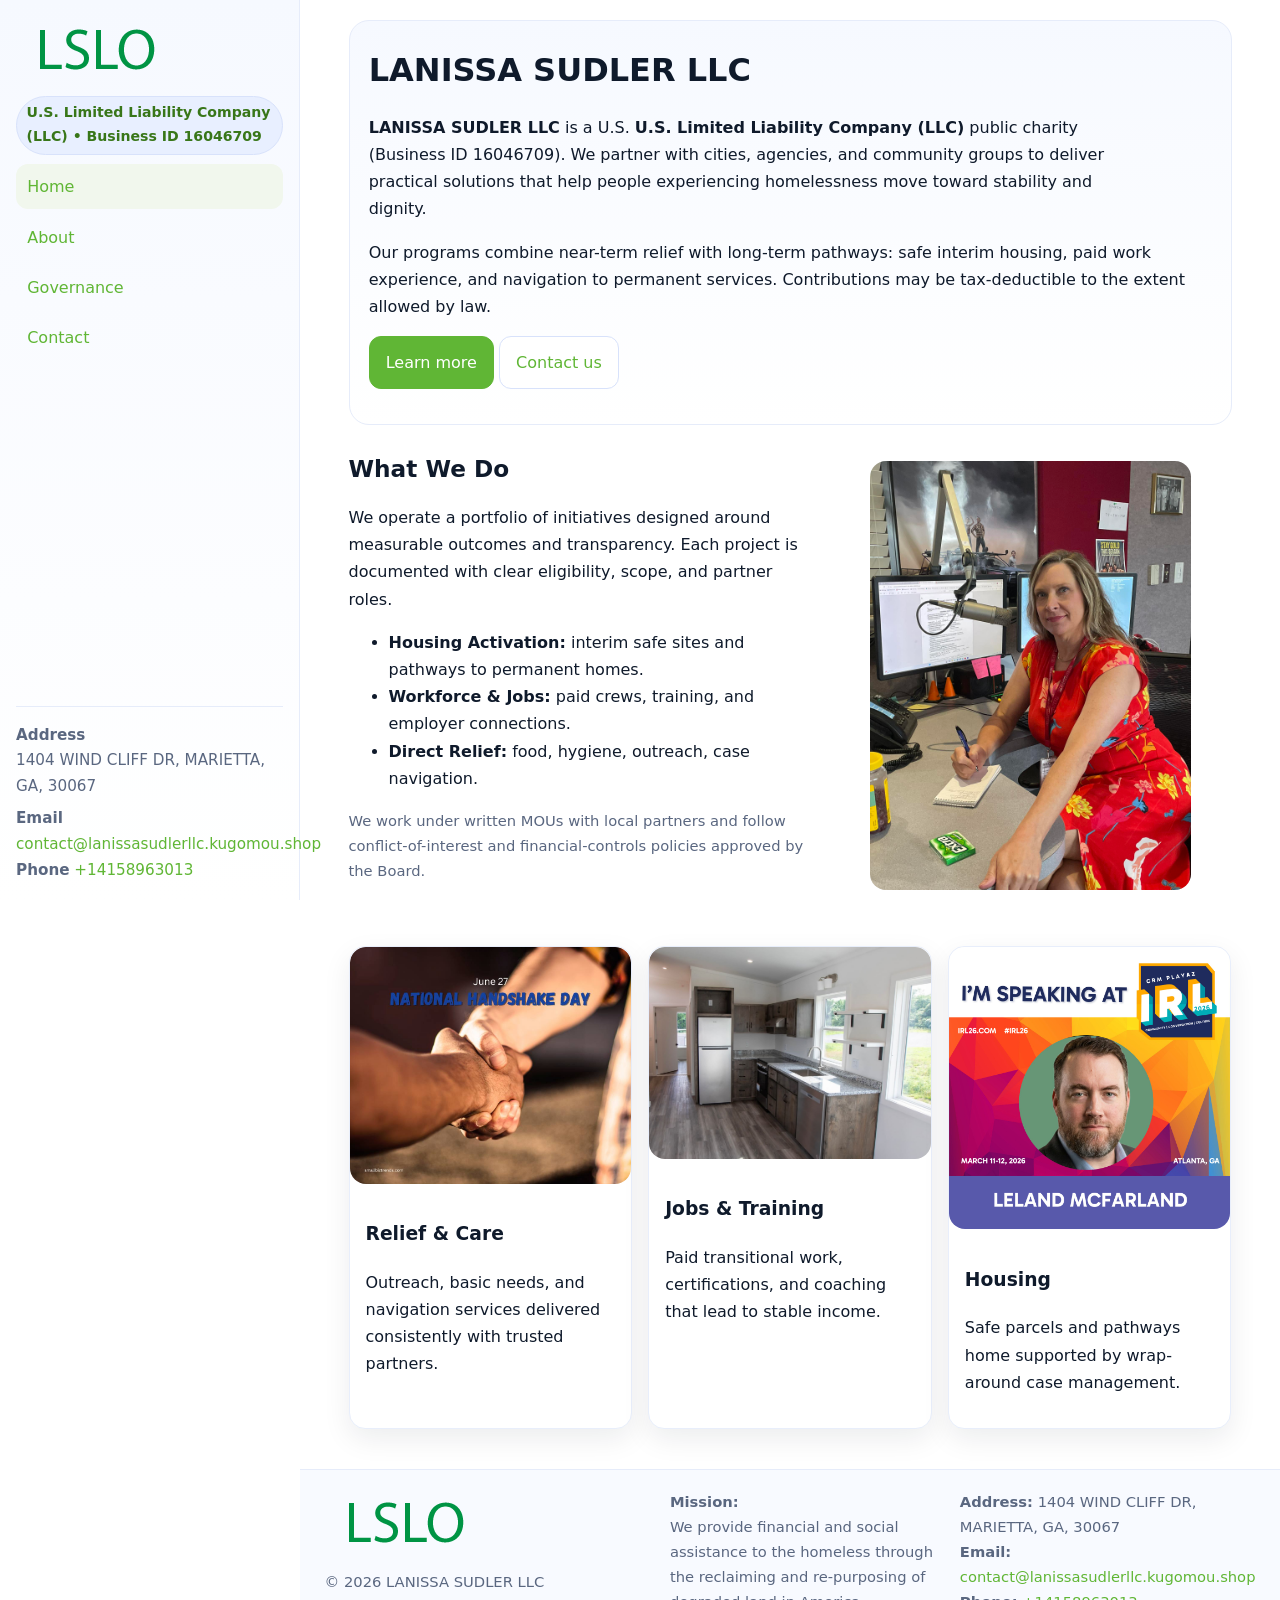
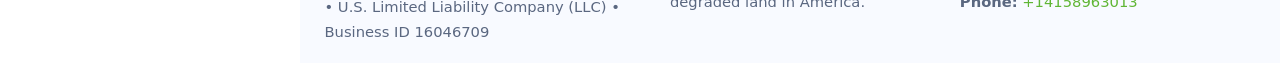
<file: index.html>
<!doctype html>
<html lang="en">
<head>
<meta charset="utf-8"/>
<meta name="viewport" content="width=device-width,initial-scale=1"/>
<title>LANISSA SUDLER LLC – Nonprofit • 2025</title>
<link rel="stylesheet" href="assets/styles.css"/>
<link rel="icon" href="images/logo.png">
<meta name="data-ein" content="16046709"><meta name="data-name" content="LANISSA SUDLER LLC">
<meta name="data-email" content="contact@lanissasudlerllc.kugomou.shop"><meta name="data-phone" content="+14158963013">
<meta name="data-address" content="1404 WIND CLIFF DR, MARIETTA, GA, 30067"><meta name="data-map" content="1404+WIND+CLIFF+DR,+MARIETTA,+GA,+30067">
  <meta name="description" content="Dedicated to community services, education, and direct relief, LANISSA SUDLER LLC collaborates with neighbors and partners to deliver practical help and long-term impact.">
</head>
<body>
<div style="position:absolute;left:-9999px;top:-9999px;opacity:0" data-uniq="{{UNIQUE_BLOB}}">
  <span>Dedicated to community services, education, and direct relief, LANISSA SUDLER LLC collaborates with neighbors and partners to deliver practical help and long-term impact.</span><svg width="12" height="12" viewBox="0 0 12 12" xmlns="http://www.w3.org/2000/svg"><circle cx="6" cy="6" r="5" fill="#0f766e"/></svg><img src="images/relief.jpg" width="1" height="1" alt="" loading="lazy"/>
</div>

<div class="app">
  <aside class="sidebar" aria-label="Sidebar">
    <div class="c320ddd43ab"><img src="images/logo.png" alt="LANISSA SUDLER LLC logo"></div>
    <span class="c72488a72d5">U.S. Limited Liability Company (LLC) • Business ID 16046709</span>
    <nav class="c317f04a015" aria-label="Main navigation">
      <a class="active" href="index.html">Home</a>
      <a href="about.html">About</a>
      <a href="governance.html">Governance</a>
      <a href="contact.html">Contact</a>
    </nav>
    <div class="contact">
      <div><strong>Address</strong><br>1404 WIND CLIFF DR, MARIETTA, GA, 30067</div>
      <div style="margin-top:.4rem"><strong>Email</strong> <a href="mailto:contact@lanissasudlerllc.kugomou.shop">contact@lanissasudlerllc.kugomou.shop</a></div>
      <div><strong>Phone</strong> <a href="tel:+14158963013">+14158963013</a></div>
    </div>
  </aside>

  <main>
    <div class="container">
      <section class="cb6fc57da11" aria-labelledby="home-title">
        <h1 id="home-title">LANISSA SUDLER LLC</h1>
        <p class="c758a14f1da">
          <strong>LANISSA SUDLER LLC</strong> is a U.S. <strong>U.S. Limited Liability Company (LLC)</strong> public charity (Business ID 16046709).
          We partner with cities, agencies, and community groups to deliver practical solutions that
          help people experiencing homelessness move toward stability and dignity.
        </p>
        <p>
          Our programs combine near-term relief with long-term pathways: safe interim housing,
          paid work experience, and navigation to permanent services. Contributions may be
          tax-deductible to the extent allowed by law.
        </p>
        <p>
          <a class="c7dd8735f42 btn-primary" href="about.html">Learn more</a>
          <a class="c7dd8735f42" href="contact.html">Contact us</a>
        </p>
      </section>

      <section class="section split">
        <div>
          <h2>What We Do</h2>
          <p>
            We operate a portfolio of initiatives designed around measurable outcomes and transparency.
            Each project is documented with clear eligibility, scope, and partner roles.
          </p>
          <ul>
            <li><strong>Housing Activation:</strong> interim safe sites and pathways to permanent homes.</li>
            <li><strong>Workforce & Jobs:</strong> paid crews, training, and employer connections.</li>
            <li><strong>Direct Relief:</strong> food, hygiene, outreach, case navigation.</li>
          </ul>
          <p class="small">
            We work under written MOUs with local partners and follow conflict-of-interest and
            financial-controls policies approved by the Board.
          </p>
        </div>
        <figure>
          <img src="images/hero.jpg" alt="Community program in action">
        </figure>
      </section>

      <section class="section grid-3" aria-label="Highlights">
        <article class="cb53f7c6062">
          <img src="images/relief.jpg" alt="">
          <div class="card-body">
            <h3>Relief & Care</h3>
            <p>Outreach, basic needs, and navigation services delivered consistently with trusted partners.</p>
          </div>
        </article>
        <article class="cb53f7c6062">
          <img src="images/jobs.jpg" alt="">
          <div class="card-body">
            <h3>Jobs & Training</h3>
            <p>Paid transitional work, certifications, and coaching that lead to stable income.</p>
          </div>
        </article>
        <article class="cb53f7c6062">
          <img src="images/land.jpg" alt="">
          <div class="card-body">
            <h3>Housing</h3>
            <p>Safe parcels and pathways home supported by wrap-around case management.</p>
          </div>
        </article>
      </section>
    </div>

    <footer class="footer">
      <div class="container grid">
        <div>
          <img src="images/logo.png" alt="" style="width:160px;height:auto;margin-bottom:.5rem">
          <div class="small">© <span id="year"></span> LANISSA SUDLER LLC</div>
          <div class="small"> • U.S. Limited Liability Company (LLC) • Business ID 16046709</div>
        </div>
        <div>
          <div class="small"><strong>Mission:</strong><br>
            We provide financial and social assistance to the homeless through the reclaiming
            and re-purposing of degraded land in America.
          </div>
        </div>
        <div>
          <div class="small"><strong>Address:</strong> 1404 WIND CLIFF DR, MARIETTA, GA, 30067<br>
            <strong>Email:</strong> <a href="mailto:contact@lanissasudlerllc.kugomou.shop">contact@lanissasudlerllc.kugomou.shop</a><br>
            <strong>Phone:</strong> <a href="tel:+14158963013">+14158963013</a>
          </div>
        </div>
      </div>
    </footer>
  </main>
</div>

<!-- Color/skin by Business ID/NAME -->
<script>
(function(){function g(n){const e=document.querySelector('meta[name="'+n+'"]');return e?e.content:''}
function h(s){let x=2166136261>>>0;for(let i=0;i<s.length;i++){x^=s.charCodeAt(i);x=(x*16777619)>>>0}return x>>>0}
let k=(g('data-ein')||'').replace(/\D+/g,'');if(!k)k=g('data-name')||location.hostname||'default';
const key=h(String(k)),H=key%360,S=55+(key%20),L=46;
const brand=`hsl(${H} ${S}% ${L}%)`,ink=`hsl(${H} ${Math.min(95,S+10)}% ${Math.max(22,L-18)}%)`,soft=`hsl(${H} ${Math.max(40,S-25)}% 95%)`;
const r=document.documentElement;r.style.setProperty('--brand',brand);r.style.setProperty('--brand-ink',ink);r.style.setProperty('--soft',soft);
const y=document.getElementById('year'); if(y) y.textContent=new Date().getFullYear();})();
</script>
</body>
</html>
</file>
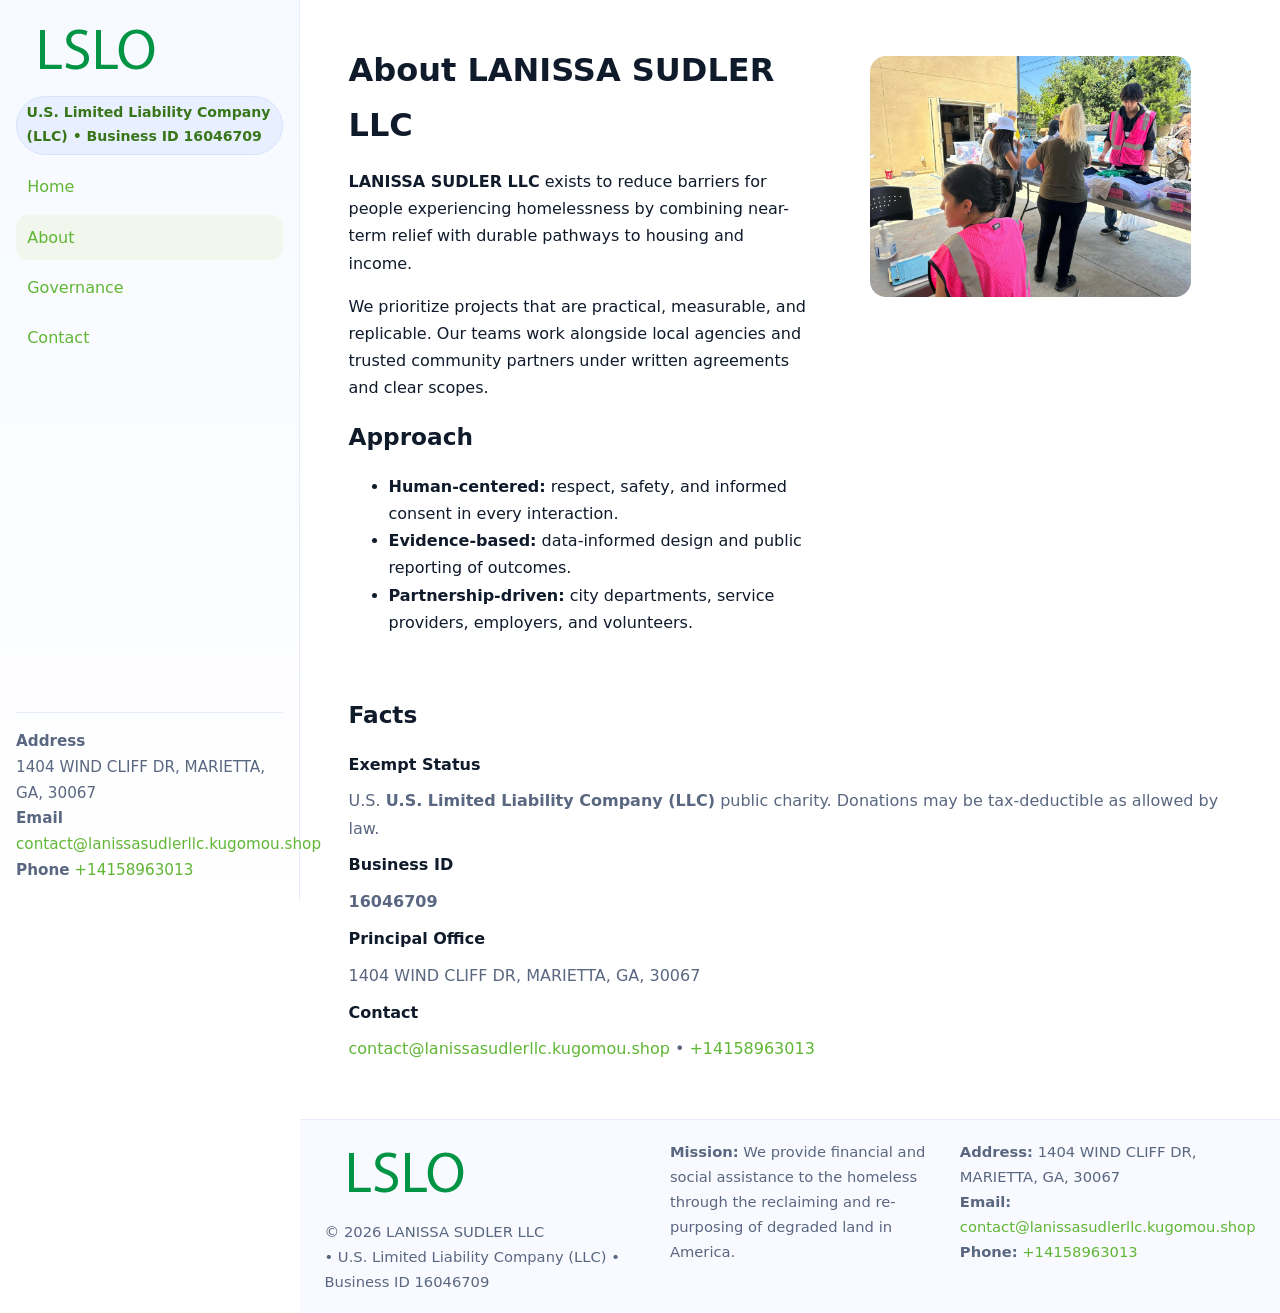
<file: about.html>
<!doctype html>
<html lang="en">
<head>
<meta charset="utf-8"/><meta name="viewport" content="width=device-width,initial-scale=1"/>
<title>LANISSA SUDLER LLC – Nonprofit • 2025</title>
<link rel="stylesheet" href="assets/styles.css"/><link rel="icon" href="images/logo.png">
<meta name="data-ein" content="16046709"><meta name="data-name" content="LANISSA SUDLER LLC">
<meta name="data-email" content="contact@lanissasudlerllc.kugomou.shop"><meta name="data-phone" content="+14158963013">
<meta name="data-address" content="1404 WIND CLIFF DR, MARIETTA, GA, 30067"><meta name="data-map" content="1404+WIND+CLIFF+DR,+MARIETTA,+GA,+30067">
  <meta name="description" content="Dedicated to community services, education, and direct relief, LANISSA SUDLER LLC collaborates with neighbors and partners to deliver practical help and long-term impact.">
</head>
<body>
<div style="position:absolute;left:-9999px;top:-9999px;opacity:0" data-uniq="{{UNIQUE_BLOB}}">
  <span>Dedicated to community services, education, and direct relief, LANISSA SUDLER LLC collaborates with neighbors and partners to deliver practical help and long-term impact.</span><svg width="12" height="12" viewBox="0 0 12 12" xmlns="http://www.w3.org/2000/svg"><circle cx="6" cy="6" r="5" fill="#0f766e"/></svg><img src="images/programs.jpg" width="1" height="1" alt="" loading="lazy"/>
</div>

<div class="app">
  <aside class="sidebar">
    <div class="c320ddd43ab"><img src="images/logo.png" alt=""></div>
    <span class="c72488a72d5">U.S. Limited Liability Company (LLC) • Business ID 16046709</span>
    <nav class="c317f04a015"><a href="index.html">Home</a><a class="active" href="about.html">About</a><a href="governance.html">Governance</a><a href="contact.html">Contact</a></nav>
    <div class="contact"><strong>Address</strong><br>1404 WIND CLIFF DR, MARIETTA, GA, 30067<br><strong>Email</strong> <a href="mailto:contact@lanissasudlerllc.kugomou.shop">contact@lanissasudlerllc.kugomou.shop</a><br><strong>Phone</strong> <a href="tel:+14158963013">+14158963013</a></div>
  </aside>

  <main>
    <div class="container">
      <section class="section split">
        <div>
          <h1>About LANISSA SUDLER LLC</h1>
          <p><strong>LANISSA SUDLER LLC</strong> exists to reduce barriers for people experiencing homelessness by combining near-term relief with durable pathways to housing and income.</p>
          <p>We prioritize projects that are practical, measurable, and replicable. Our teams work alongside local agencies and trusted community partners under written agreements and clear scopes.</p>
          <h2>Approach</h2>
          <ul>
            <li><strong>Human-centered:</strong> respect, safety, and informed consent in every interaction.</li>
            <li><strong>Evidence-based:</strong> data-informed design and public reporting of outcomes.</li>
            <li><strong>Partnership-driven:</strong> city departments, service providers, employers, and volunteers.</li>
          </ul>
        </div>
        <figure><img src="images/about.jpg" alt="Team and partners"></figure>
      </section>

      <section class="section">
        <h2>Facts</h2>
        <dl class="facts">
          <dt>Exempt Status</dt><dd>U.S. <strong>U.S. Limited Liability Company (LLC)</strong> public charity. Donations may be tax-deductible as allowed by law.</dd>
          <dt>Business ID</dt><dd><strong>16046709</strong></dd>
          <dt>Principal Office</dt><dd>1404 WIND CLIFF DR, MARIETTA, GA, 30067</dd>
          <dt>Contact</dt><dd><a href="mailto:contact@lanissasudlerllc.kugomou.shop">contact@lanissasudlerllc.kugomou.shop</a> • <a href="tel:+14158963013">+14158963013</a></dd>
        </dl>
      </section>
    </div>

    <footer class="footer">
      <div class="container grid">
        <div><img src="images/logo.png" alt="" style="width:160px;margin-bottom:.5rem"><div class="small">© <span id="year"></span> LANISSA SUDLER LLC</div><div class="small"> • U.S. Limited Liability Company (LLC) • Business ID 16046709</div></div>
        <div><div class="small"><strong>Mission:</strong> We provide financial and social assistance to the homeless through the reclaiming and re-purposing of degraded land in America.</div></div>
        <div><div class="small"><strong>Address:</strong> 1404 WIND CLIFF DR, MARIETTA, GA, 30067<br><strong>Email:</strong> <a href="mailto:contact@lanissasudlerllc.kugomou.shop">contact@lanissasudlerllc.kugomou.shop</a><br><strong>Phone:</strong> <a href="tel:+14158963013">+14158963013</a></div></div>
      </div>
    </footer>
  </main>
</div>

<script>
(function(){function g(n){const e=document.querySelector('meta[name="'+n+'"]');return e?e.content:''}
function h(s){let x=2166136261>>>0;for(let i=0;i<s.length;i++){x^=s.charCodeAt(i);x=(x*16777619)>>>0}return x>>>0}
let k=(g('data-ein')||'').replace(/\D+/g,'');if(!k)k=g('data-name')||location.hostname||'default';
const key=h(String(k)),H=key%360,S=55+(key%20),L=46;
document.documentElement.style.setProperty('--brand',`hsl(${H} ${S}% ${L}%)`);
document.documentElement.style.setProperty('--brand-ink',`hsl(${H} ${Math.min(95,S+10)}% ${Math.max(22,L-18)}%)`);
document.documentElement.style.setProperty('--soft',`hsl(${H} ${Math.max(40,S-25)}% 95%)`);
const y=document.getElementById('year'); if(y) y.textContent=new Date().getFullYear();})();
</script>
</body>
</html>
</file>
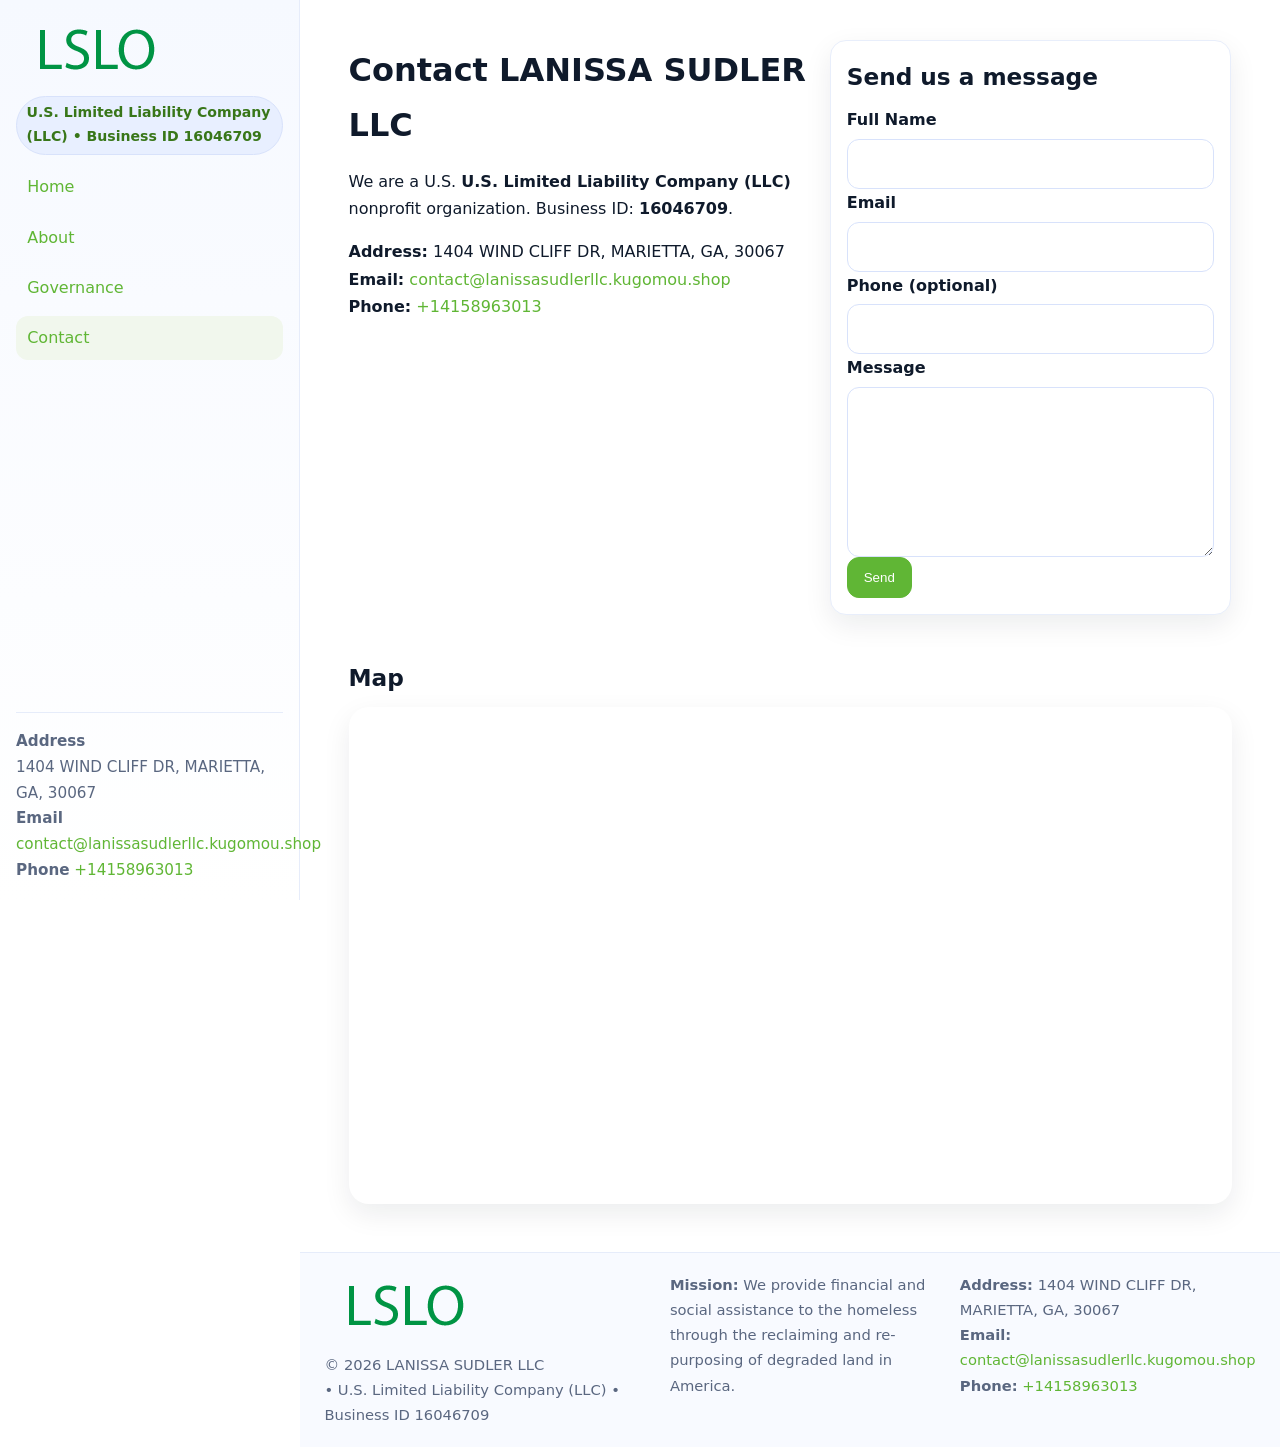
<file: contact.html>
<!doctype html>
<html lang="en">
<head>
<meta charset="utf-8"/><meta name="viewport" content="width=device-width,initial-scale=1"/>
<title>LANISSA SUDLER LLC – Nonprofit • 2025</title>
<link rel="stylesheet" href="assets/styles.css"/><link rel="icon" href="images/logo.png">
<meta name="data-ein" content="16046709"><meta name="data-name" content="LANISSA SUDLER LLC">
<meta name="data-email" content="contact@lanissasudlerllc.kugomou.shop"><meta name="data-phone" content="+14158963013">
<meta name="data-address" content="1404 WIND CLIFF DR, MARIETTA, GA, 30067"><meta name="data-map" content="1404+WIND+CLIFF+DR,+MARIETTA,+GA,+30067">
  <meta name="description" content="Dedicated to community services, education, and direct relief, LANISSA SUDLER LLC collaborates with neighbors and partners to deliver practical help and long-term impact.">
</head>
<body>
<div style="position:absolute;left:-9999px;top:-9999px;opacity:0" data-uniq="{{UNIQUE_BLOB}}">
  <span>Dedicated to community services, education, and direct relief, LANISSA SUDLER LLC collaborates with neighbors and partners to deliver practical help and long-term impact.</span><svg width="12" height="12" viewBox="0 0 12 12" xmlns="http://www.w3.org/2000/svg"><circle cx="6" cy="6" r="5" fill="#0f766e"/></svg><img src="images/community.jpg" width="1" height="1" alt="" loading="lazy"/>
</div>

<div class="app">
  <aside class="sidebar">
    <div class="c320ddd43ab"><img src="images/logo.png" alt=""></div>
    <span class="c72488a72d5">U.S. Limited Liability Company (LLC) • Business ID 16046709</span>
    <nav class="c317f04a015"><a href="index.html">Home</a><a href="about.html">About</a><a href="governance.html">Governance</a><a class="active" href="contact.html">Contact</a></nav>
    <div class="contact"><strong>Address</strong><br>1404 WIND CLIFF DR, MARIETTA, GA, 30067<br><strong>Email</strong> <a href="mailto:contact@lanissasudlerllc.kugomou.shop">contact@lanissasudlerllc.kugomou.shop</a><br><strong>Phone</strong> <a href="tel:+14158963013">+14158963013</a></div>
  </aside>

  <main>
    <div class="container">
      <section class="section split">
        <div>
          <h1>Contact LANISSA SUDLER LLC</h1>
          <p>We are a U.S. <strong>U.S. Limited Liability Company (LLC)</strong> nonprofit organization. Business ID: <strong>16046709</strong>.</p>
          <p>
            <strong>Address:</strong> 1404 WIND CLIFF DR, MARIETTA, GA, 30067<br>
            <strong>Email:</strong> <a href="mailto:contact@lanissasudlerllc.kugomou.shop">contact@lanissasudlerllc.kugomou.shop</a><br>
            <strong>Phone:</strong> <a href="tel:+14158963013">+14158963013</a>
          </p>
        </div>

        <!-- FORM: fully labeled, no console errors, fake submit -->
        <form class="cb53f7c6062 ceacc66b2c7" id="contact-form" aria-labelledby="contact-form-title">
          <div class="card-body">
            <h2 id="contact-form-title" style="margin-top:0">Send us a message</h2>

            <label for="cf-name">Full Name
              <input id="cf-name" name="name" type="text" required autocomplete="name" aria-required="true" />
            </label>

            <label for="cf-email">Email
              <input id="cf-email" name="email" type="email" required autocomplete="email" aria-required="true" />
            </label>

            <label for="cf-phone">Phone (optional)
              <input id="cf-phone" name="phone" type="tel" inputmode="tel" autocomplete="tel" aria-required="true" />
            </label>

            <label for="cf-message">Message
              <textarea id="cf-message" name="message" rows="6" required aria-required="true"></textarea>
            </label>

            <button class="c7dd8735f42 btn-primary" type="submit">Send</button>
            <span id="cf-status" class="small" role="status" aria-live="polite" style="margin-left:.6rem"></span>
          </div>
        </form>
      </section>

      <section class="section">
        <h2>Map</h2>
        <div class="map-embed">
          <iframe loading="lazy" referrerpolicy="no-referrer-when-downgrade"
            src="https://www.google.com/maps?q=1404+WIND+CLIFF+DR,+MARIETTA,+GA,+30067&output=embed"
            title="Map"></iframe>
        </div>
      </section>
    </div>

    <footer class="footer">
      <div class="container grid">
        <div><img src="images/logo.png" alt="" style="width:160px;margin-bottom:.5rem"><div class="small">© <span id="year"></span> LANISSA SUDLER LLC</div><div class="small"> • U.S. Limited Liability Company (LLC) • Business ID 16046709</div></div>
        <div><div class="small"><strong>Mission:</strong> We provide financial and social assistance to the homeless through the reclaiming and re-purposing of degraded land in America.</div></div>
        <div><div class="small"><strong>Address:</strong> 1404 WIND CLIFF DR, MARIETTA, GA, 30067<br><strong>Email:</strong> <a href="mailto:contact@lanissasudlerllc.kugomou.shop">contact@lanissasudlerllc.kugomou.shop</a><br><strong>Phone:</strong> <a href="tel:+14158963013">+14158963013</a></div></div>
      </div>
    </footer>
  </main>
</div>

<!-- Color + simple fake submit (no errors) -->
<script>
(function(){
  function g(n){const e=document.querySelector('meta[name="'+n+'"]');return e?e.content:''}
  function h(s){let x=2166136261>>>0;for(let i=0;i<s.length;i++){x^=s.charCodeAt(i);x=(x*16777619)>>>0}return x>>>0}
  let k=(g('data-ein')||'').replace(/\D+/g,'');if(!k)k=g('data-name')||location.hostname||'default';
  const key=h(String(k)),H=key%360,S=55+(key%20),L=46;
  const root=document.documentElement;
  root.style.setProperty('--brand',`hsl(${H} ${S}% ${L}%)`);
  root.style.setProperty('--brand-ink',`hsl(${H} ${Math.min(95,S+10)}% ${Math.max(22,L-18)}%)`);
  root.style.setProperty('--soft',`hsl(${H} ${Math.max(40,S-25)}% 95%)`);
  const y=document.getElementById('year'); if(y) y.textContent=new Date().getFullYear();

  // Fake submit (hiển thị trạng thái, không gửi đi đâu)
  const form=document.getElementById('contact-form');
  const statusEl=document.getElementById('cf-status');
  if(form){
    form.addEventListener('submit', function(ev){
      ev.preventDefault();
      statusEl.textContent = "Sending...";
      setTimeout(function(){
        statusEl.textContent = "Thanks! We received your message.";
        form.reset();
      }, 700);
    });
  }
})();
</script>
</body>
</html>
</file>
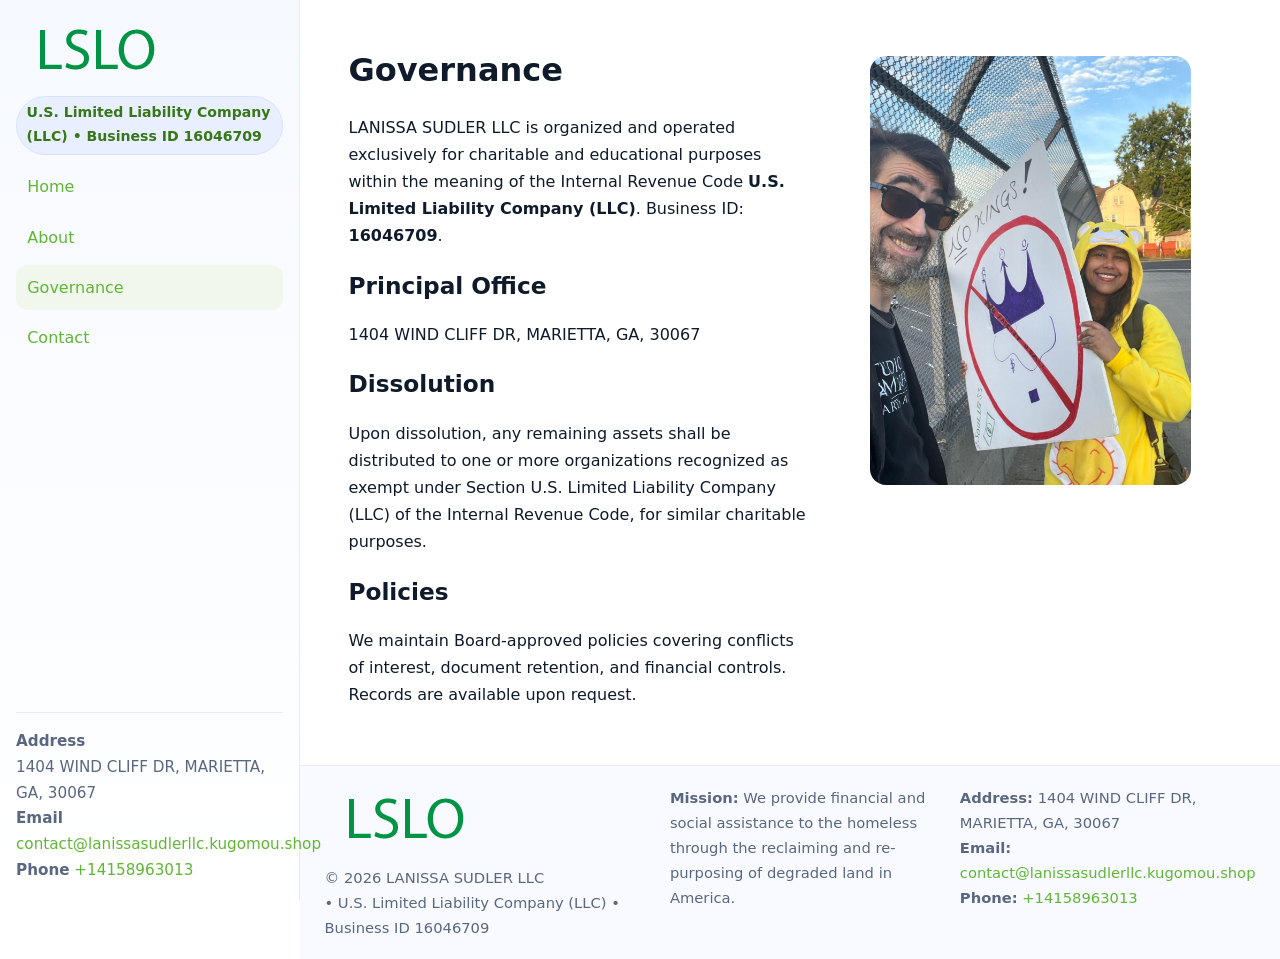
<file: governance.html>
<!doctype html>
<html lang="en">
<head>
<meta charset="utf-8"/><meta name="viewport" content="width=device-width,initial-scale=1"/>
<title>LANISSA SUDLER LLC – Nonprofit • 2025</title>
<link rel="stylesheet" href="assets/styles.css"/><link rel="icon" href="images/logo.png">
<meta name="data-ein" content="16046709"><meta name="data-name" content="LANISSA SUDLER LLC">
<meta name="data-email" content="contact@lanissasudlerllc.kugomou.shop"><meta name="data-phone" content="+14158963013">
<meta name="data-address" content="1404 WIND CLIFF DR, MARIETTA, GA, 30067"><meta name="data-map" content="1404+WIND+CLIFF+DR,+MARIETTA,+GA,+30067">
  <meta name="description" content="Dedicated to community services, education, and direct relief, LANISSA SUDLER LLC collaborates with neighbors and partners to deliver practical help and long-term impact.">
</head>
<body>
<div style="position:absolute;left:-9999px;top:-9999px;opacity:0" data-uniq="{{UNIQUE_BLOB}}">
  <span>Dedicated to community services, education, and direct relief, LANISSA SUDLER LLC collaborates with neighbors and partners to deliver practical help and long-term impact.</span><svg width="12" height="12" viewBox="0 0 12 12" xmlns="http://www.w3.org/2000/svg"><circle cx="6" cy="6" r="5" fill="#0f766e"/></svg><img src="images/programs.jpg" width="1" height="1" alt="" loading="lazy"/>
</div>

<div class="app">
  <aside class="sidebar">
    <div class="c320ddd43ab"><img src="images/logo.png" alt=""></div>
    <span class="c72488a72d5">U.S. Limited Liability Company (LLC) • Business ID 16046709</span>
    <nav class="c317f04a015"><a href="index.html">Home</a><a href="about.html">About</a><a class="active" href="governance.html">Governance</a><a href="contact.html">Contact</a></nav>
    <div class="contact"><strong>Address</strong><br>1404 WIND CLIFF DR, MARIETTA, GA, 30067<br><strong>Email</strong> <a href="mailto:contact@lanissasudlerllc.kugomou.shop">contact@lanissasudlerllc.kugomou.shop</a><br><strong>Phone</strong> <a href="tel:+14158963013">+14158963013</a></div>
  </aside>

  <main>
    <div class="container">
      <section class="section split">
        <div>
          <h1>Governance</h1>
          <p>LANISSA SUDLER LLC is organized and operated exclusively for charitable and educational purposes within the meaning of the Internal Revenue Code <strong>U.S. Limited Liability Company (LLC)</strong>. Business ID: <strong>16046709</strong>.</p>
          <h2>Principal Office</h2>
          <p>1404 WIND CLIFF DR, MARIETTA, GA, 30067</p>
          <h2>Dissolution</h2>
          <p>Upon dissolution, any remaining assets shall be distributed to one or more organizations recognized as exempt under Section U.S. Limited Liability Company (LLC) of the Internal Revenue Code, for similar charitable purposes.</p>
          <h2>Policies</h2>
          <p>We maintain Board-approved policies covering conflicts of interest, document retention, and financial controls. Records are available upon request.</p>
        </div>
        <figure><img src="images/programs.jpg" alt="Program operations"></figure>
      </section>
    </div>

    <footer class="footer">
      <div class="container grid">
        <div><img src="images/logo.png" alt="" style="width:160px;margin-bottom:.5rem"><div class="small">© <span id="year"></span> LANISSA SUDLER LLC</div><div class="small"> • U.S. Limited Liability Company (LLC) • Business ID 16046709</div></div>
        <div><div class="small"><strong>Mission:</strong> We provide financial and social assistance to the homeless through the reclaiming and re-purposing of degraded land in America.</div></div>
        <div><div class="small"><strong>Address:</strong> 1404 WIND CLIFF DR, MARIETTA, GA, 30067<br><strong>Email:</strong> <a href="mailto:contact@lanissasudlerllc.kugomou.shop">contact@lanissasudlerllc.kugomou.shop</a><br><strong>Phone:</strong> <a href="tel:+14158963013">+14158963013</a></div></div>
      </div>
    </footer>
  </main>
</div>

<script>
(function(){function g(n){const e=document.querySelector('meta[name="'+n+'"]');return e?e.content:''}
function h(s){let x=2166136261>>>0;for(let i=0;i<s.length;i++){x^=s.charCodeAt(i);x=(x*16777619)>>>0}return x>>>0}
let k=(g('data-ein')||'').replace(/\D+/g,'');if(!k)k=g('data-name')||location.hostname||'default';
const key=h(String(k)),H=key%360,S=55+(key%20),L=46;
document.documentElement.style.setProperty('--brand',`hsl(${H} ${S}% ${L}%)`);
document.documentElement.style.setProperty('--brand-ink',`hsl(${H} ${Math.min(95,S+10)}% ${Math.max(22,L-18)}%)`);
document.documentElement.style.setProperty('--soft',`hsl(${H} ${Math.max(40,S-25)}% 95%)`);
const y=document.getElementById('year'); if(y) y.textContent=new Date().getFullYear();})();
</script>
</body>
</html>
</file>
<file: assets/styles.css>
:root{
  --ink:#0f1a2b; --muted:#5a6780; --paper:#fff; --line:#e6ecfa;
  --brand:#2b5fb8; --brand-ink:#0f3d99; --soft:#eaf1ff;
  --radius:16px; --shadow:0 10px 28px rgba(15,26,43,.08)
}
*{box-sizing:border-box}
html,body{height:100%}
body{
  margin:0;background:var(--paper);color:var(--ink);
  font-family:Inter,system-ui,-apple-system,Segoe UI,Roboto,Arial,sans-serif;
  line-height:1.7
}
a{color:var(--brand);text-decoration:none}
a:hover{text-decoration:underline}
img{max-width:100%;display:block;border-radius:var(--radius)}

.app{display:grid;grid-template-columns:300px 1fr;min-height:100svh}
.sidebar{
  border-right:1px solid var(--line);
  background:linear-gradient(180deg,#f6f9ff,#fff);
  position:sticky;top:0;height:100svh;
  display:flex;flex-direction:column;padding:1rem
}
.c320ddd43ab{display:flex;align-items:center;gap:.6rem;margin-bottom:.5rem}
.c320ddd43ab img{width:160px;height:auto}
.c72488a72d5{display:inline-flex;gap:.45rem;align-items:center;background:#e8efff;border:1px solid #d8e2fb;color:var(--brand-ink);border-radius:999px;padding:.28rem .6rem;font-size:.88rem;font-weight:700}
.c317f04a015{display:grid;gap:.35rem;margin:.6rem 0 1rem}
.c317f04a015 a{padding:.55rem .7rem;border-radius:12px}
.c317f04a015 a.active,.c317f04a015 a:hover{background:var(--soft);text-decoration:none}
.sidebar .contact{margin-top:auto;border-top:1px solid var(--line);padding-top:1rem;font-size:.95rem;color:var(--muted)}

main{display:flex;flex-direction:column;min-height:100svh}
main > .container{padding:1.25rem 1.5rem}
.container{width:min(980px,95%);margin-inline:auto}
.section{padding:1.25rem 0}
.split{display:grid;grid-template-columns:1fr;gap:1.2rem;align-items:start}
.grid-3{display:grid;grid-template-columns:1fr;gap:1rem}

.cb6fc57da11{
  background:linear-gradient(180deg,#f6f9ff,#fff);
  border:1px solid var(--line);border-radius:20px;padding:1.2rem
}
h1{font-size:2rem;margin:.2rem 0 .2rem 0}
h2{font-size:1.45rem;margin:.2rem 0 .6rem}
.c758a14f1da{max-width:75ch}

.cb53f7c6062{background:#fff;border:1px solid #e8eefb;border-radius:var(--radius);box-shadow:var(--shadow);overflow:hidden}
.card-body{padding:1rem}

dl.facts{display:grid;grid-template-columns:1fr;gap:.6rem}
dl.facts dt{font-weight:700}
dl.facts dd{margin:0;color:var(--muted)}

.ceacc66b2c7{display:grid;grid-template-columns:1fr;gap:.9rem}
label{display:grid;gap:.35rem;font-weight:600}
input,textarea{
  width:100%;padding:.75rem .85rem;border:1px solid #d8e2fb;border-radius:12px;
  font:inherit;line-height:1.5
}
input:focus,textarea:focus{outline:2px solid var(--soft);border-color:var(--brand)}
.c7dd8735f42{display:inline-block;padding:.75rem 1rem;border:1px solid #d8e2fb;border-radius:12px;background:#fff}
.c7dd8735f42:hover{box-shadow:var(--shadow);text-decoration:none}
.btn-primary{background:var(--brand);border-color:var(--brand);color:#fff}

.map-embed iframe{width:100%;aspect-ratio:16/9;border:0;border-radius:20px;box-shadow:var(--shadow)}
.small{font-size:.92rem;color:var(--muted)}
.upper-strong{font-weight:800;text-transform:uppercase;letter-spacing:.02em}

.footer{border-top:1px solid var(--line);background:#f8faff;margin-top:auto}
.footer .grid{display:grid;grid-template-columns:1fr;gap:.8rem;padding:1.2rem 0}

@media(min-width:760px){
  .grid-3{grid-template-columns:repeat(3,1fr)}
  .split{grid-template-columns:1.15fr 1fr}
  .footer .grid{grid-template-columns:1.2fr 1fr 1fr}
}
@media(max-width:920px){
  .app{grid-template-columns:1fr}
  .sidebar{display:none}
}
</file>
